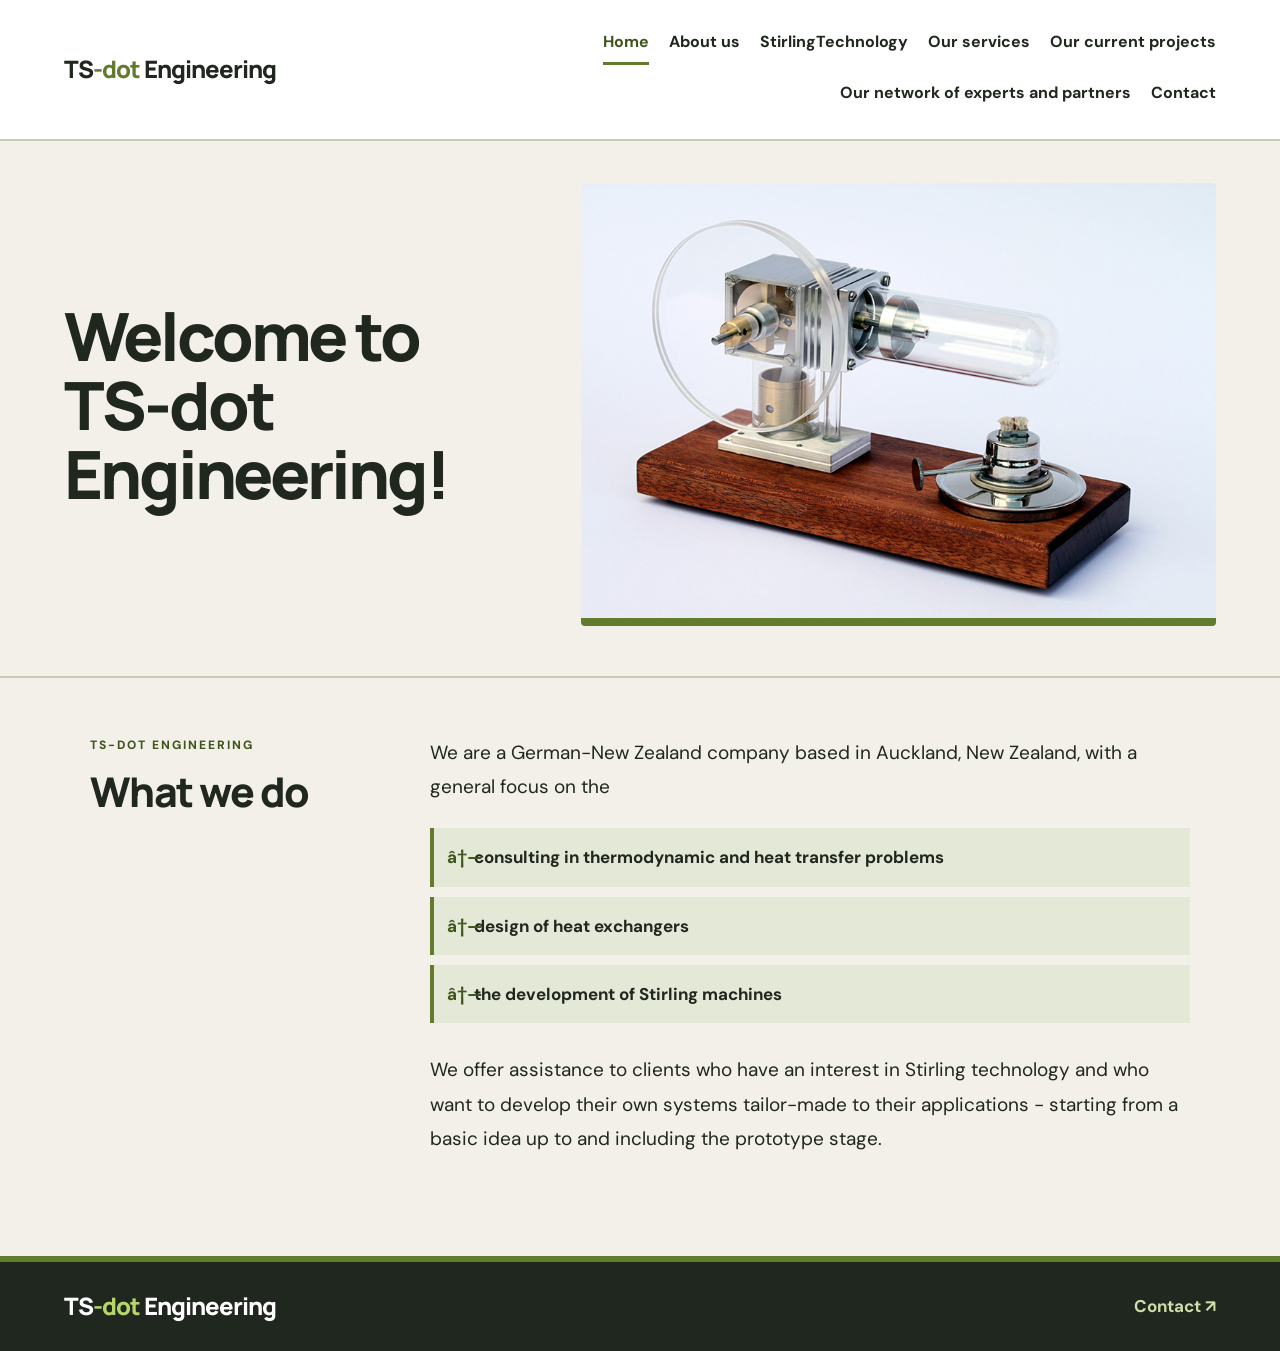
<file: index.html>
<!DOCTYPE html>
<html lang="en">
<head>
  <meta charset="UTF-8">
  <meta name="viewport" content="width=device-width, initial-scale=1.0">
  <title>TS-dot Engineering</title>
  <link rel="stylesheet" href="style.css">
  <script src="script.js" defer></script>
</head>
<body>

  <header class="site-header">
    <a class="logo" href="index.html">TS<span>-dot</span> Engineering</a>

    <button class="menu-toggle" aria-label="Open navigation" aria-expanded="false">
      <span></span><span></span>
    </button>

    <nav class="navigation">
      <a class="active" href="index.html">Home</a>
      <a href="about_us.html">About us</a>
      <a href="stirling_technology.html">StirlingTechnology</a>
      <a href="our_services.html">Our services</a>
      <a href="current_projects.html">Our current projects</a>
      <a href="network.html">Our network of experts and partners</a>
      <a href="contact.html">Contact</a>
    </nav>
  </header>

  <main>
    <section class="hero">
      <div class="hero-copy">
        <h1>Welcome to<br>TS-dot Engineering!</h1>
      </div>

      <div class="hero-image">
        <img
          src="images/screws.jpg"
          alt="Industrial screws and bolts">
      </div>
    </section>

    
    <section class="section intro">
    <div class="section-label">
        <span class="intro-kicker">TS-DOT ENGINEERING</span>
        <h2>What we do</h2>
    </div>

    <div class="intro-content">

        <p>
          We are a German-New Zealand company based in Auckland, New Zealand,
          with a general focus on the
        </p>

        <ul class="focus-list">
          <li>consulting in thermodynamic and heat transfer problems</li>
          <li>design of heat exchangers</li>
          <li>the development of Stirling machines</li>
        </ul>

        <p>
          We offer assistance to clients who have an interest in Stirling
          technology and who want to develop their own systems tailor-made
          to their applications - starting from a basic idea up to and
          including the prototype stage.
        </p>
      </div>
    </section>
  </main>

  <footer class="site-footer">
    <a class="logo" href="index.html">TS<span>-dot</span> Engineering</a>
    <a href="contact.html">Contact ↗</a>
  </footer>

</body>
</html>
</file>
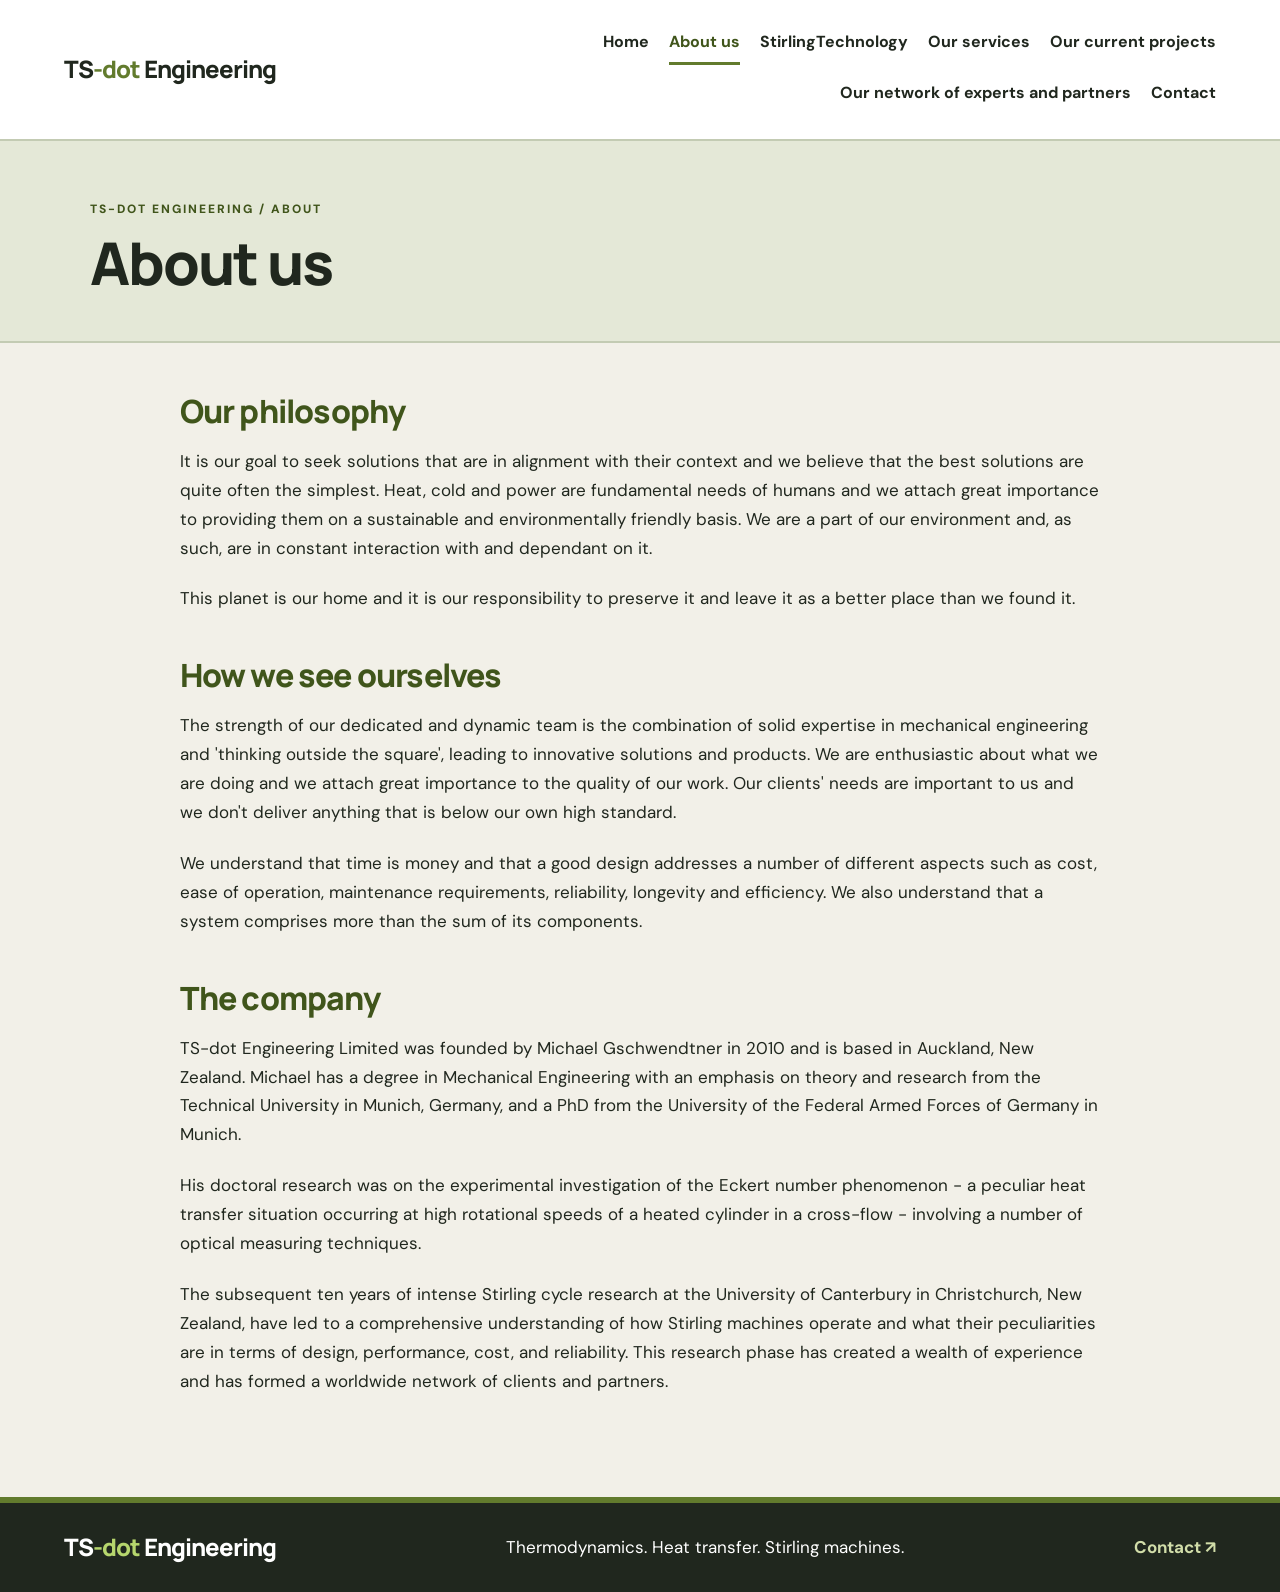
<file: about_us.html>
<!DOCTYPE html>
<html lang="en">
<head>
  <meta charset="UTF-8">
  <meta name="viewport" content="width=device-width, initial-scale=1.0">
  <title>About us | TS-dot Engineering</title>
  <link rel="stylesheet" href="style.css">
  <script src="script.js" defer></script>
</head>
<body>

  <header class="site-header">
    <a class="logo" href="index.html">TS<span>-dot</span> Engineering</a>

    <button class="menu-toggle" aria-label="Open navigation" aria-expanded="false">
      <span></span><span></span>
    </button>

    <nav class="navigation">
      <a href="index.html">Home</a>
      <a class="active" href="about_us.html">About us</a>
      <a href="stirling_technology.html">StirlingTechnology</a>
      <a href="our_services.html">Our services</a>
      <a href="current_projects.html">Our current projects</a>
      <a href="network.html">Our network of experts and partners</a>
      <a href="contact.html">Contact</a>
    </nav>
  </header>

  <main>
    <section class="page-hero">
      <p class="eyebrow">TS-DOT ENGINEERING / ABOUT</p>
      <h1>About us</h1>
    </section>

    <section class="page-content">
      <h2>Our philosophy</h2>

      <p>It is our goal to seek solutions that are in alignment with their context and we believe that the best solutions are quite often the simplest. Heat, cold and power are fundamental needs of humans and we attach great importance to providing them on a sustainable and environmentally friendly basis. We are a part of our environment and, as such, are in constant interaction with and dependant on it.</p>

      <p>This planet is our home and it is our responsibility to preserve it and leave it as a better place than we found it.</p>

      <h2>How we see ourselves</h2>

      <p>The strength of our dedicated and dynamic team is the combination of solid expertise in mechanical engineering and 'thinking outside the square', leading to innovative solutions and products. We are enthusiastic about what we are doing and we attach great importance to the quality of our work. Our clients' needs are important to us and we don't deliver anything that is below our own high standard.</p>

      <p>We understand that time is money and that a good design addresses a number of different aspects such as cost, ease of operation, maintenance requirements, reliability, longevity and efficiency. We also understand that a system comprises more than the sum of its components.</p>

      <h2>The company</h2>

      <p>TS-dot Engineering Limited was founded by Michael Gschwendtner in 2010 and is based in Auckland, New Zealand. Michael has a degree in Mechanical Engineering with an emphasis on theory and research from the Technical University in Munich, Germany, and a PhD from the University of the Federal Armed Forces of Germany in Munich.</p>

      <p>His doctoral research was on the experimental investigation of the Eckert number phenomenon - a peculiar heat transfer situation occurring at high rotational speeds of a heated cylinder in a cross-flow - involving a number of optical measuring techniques.</p>

      <p>The subsequent ten years of intense Stirling cycle research at the University of Canterbury in Christchurch, New Zealand, have led to a comprehensive understanding of how Stirling machines operate and what their peculiarities are in terms of design, performance, cost, and reliability. This research phase has created a wealth of experience and has formed a worldwide network of clients and partners.</p>
    </section>
  </main>

  <footer class="site-footer">
    <a class="logo" href="index.html">TS<span>-dot</span> Engineering</a>
    <p>Thermodynamics. Heat transfer. Stirling machines.</p>
    <a href="contact.html">Contact ↗</a>
  </footer>

</body>
</html>
</file>
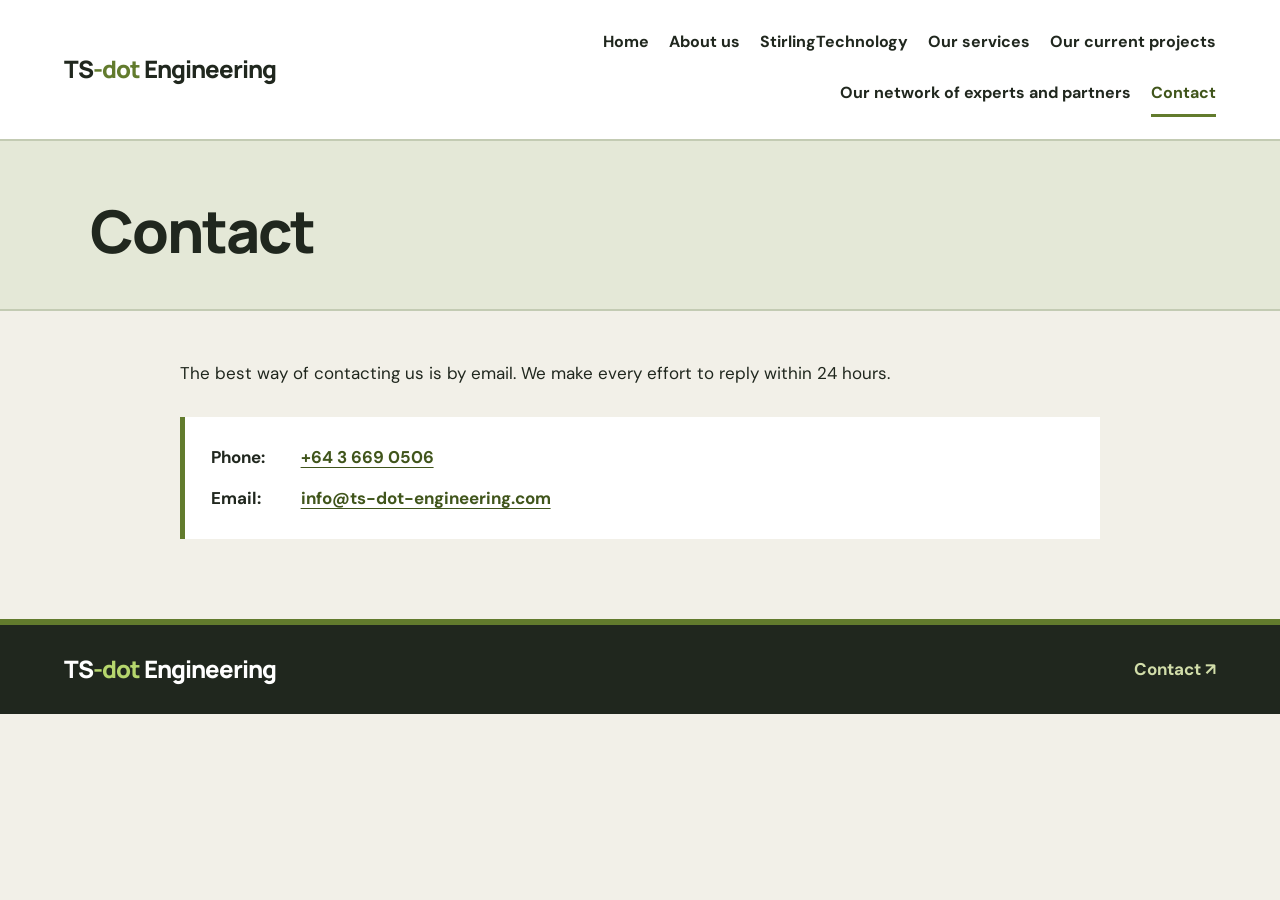
<file: contact.html>
<!DOCTYPE html>
<html lang="en">
<head>
  <meta charset="UTF-8">
  <meta name="viewport" content="width=device-width, initial-scale=1.0">
  <title>Contact | TS-dot Engineering</title>
  <link rel="stylesheet" href="style.css">
  <script src="script.js" defer></script>
</head>
<body>

  <header class="site-header">
    <a class="logo" href="index.html">TS<span>-dot</span> Engineering</a>

    <button class="menu-toggle" aria-label="Open navigation" aria-expanded="false">
      <span></span><span></span>
    </button>

    <nav class="navigation">
      <a href="index.html">Home</a>
      <a href="about_us.html">About us</a>
      <a href="stirling_technology.html">StirlingTechnology</a>
      <a href="our_services.html">Our services</a>
      <a href="current_projects.html">Our current projects</a>
      <a href="network.html">Our network of experts and partners</a>
      <a class="active" href="contact.html">Contact</a>
    </nav>
  </header>

  <main>
    <section class="page-hero">
      <h1>Contact</h1>
    </section>

    <section class="page-content">
      <p>The best way of contacting us is by email. We make every effort to reply within 24 hours.</p>

      <div class="contact-details">
        <p>
          <strong>Phone:</strong>
          <a href="tel:+6436690506">+64 3 669 0506</a>
        </p>

        <p>
          <strong>Email:</strong>
          <a href="mailto:info@ts-dot-engineering.com">info@ts-dot-engineering.com</a>
        </p>
      </div>
    </section>
  </main>

  <footer class="site-footer">
    <a class="logo" href="index.html">TS<span>-dot</span> Engineering</a>
    <a href="contact.html">Contact ↗</a>
  </footer>

</body>
</html>
</file>
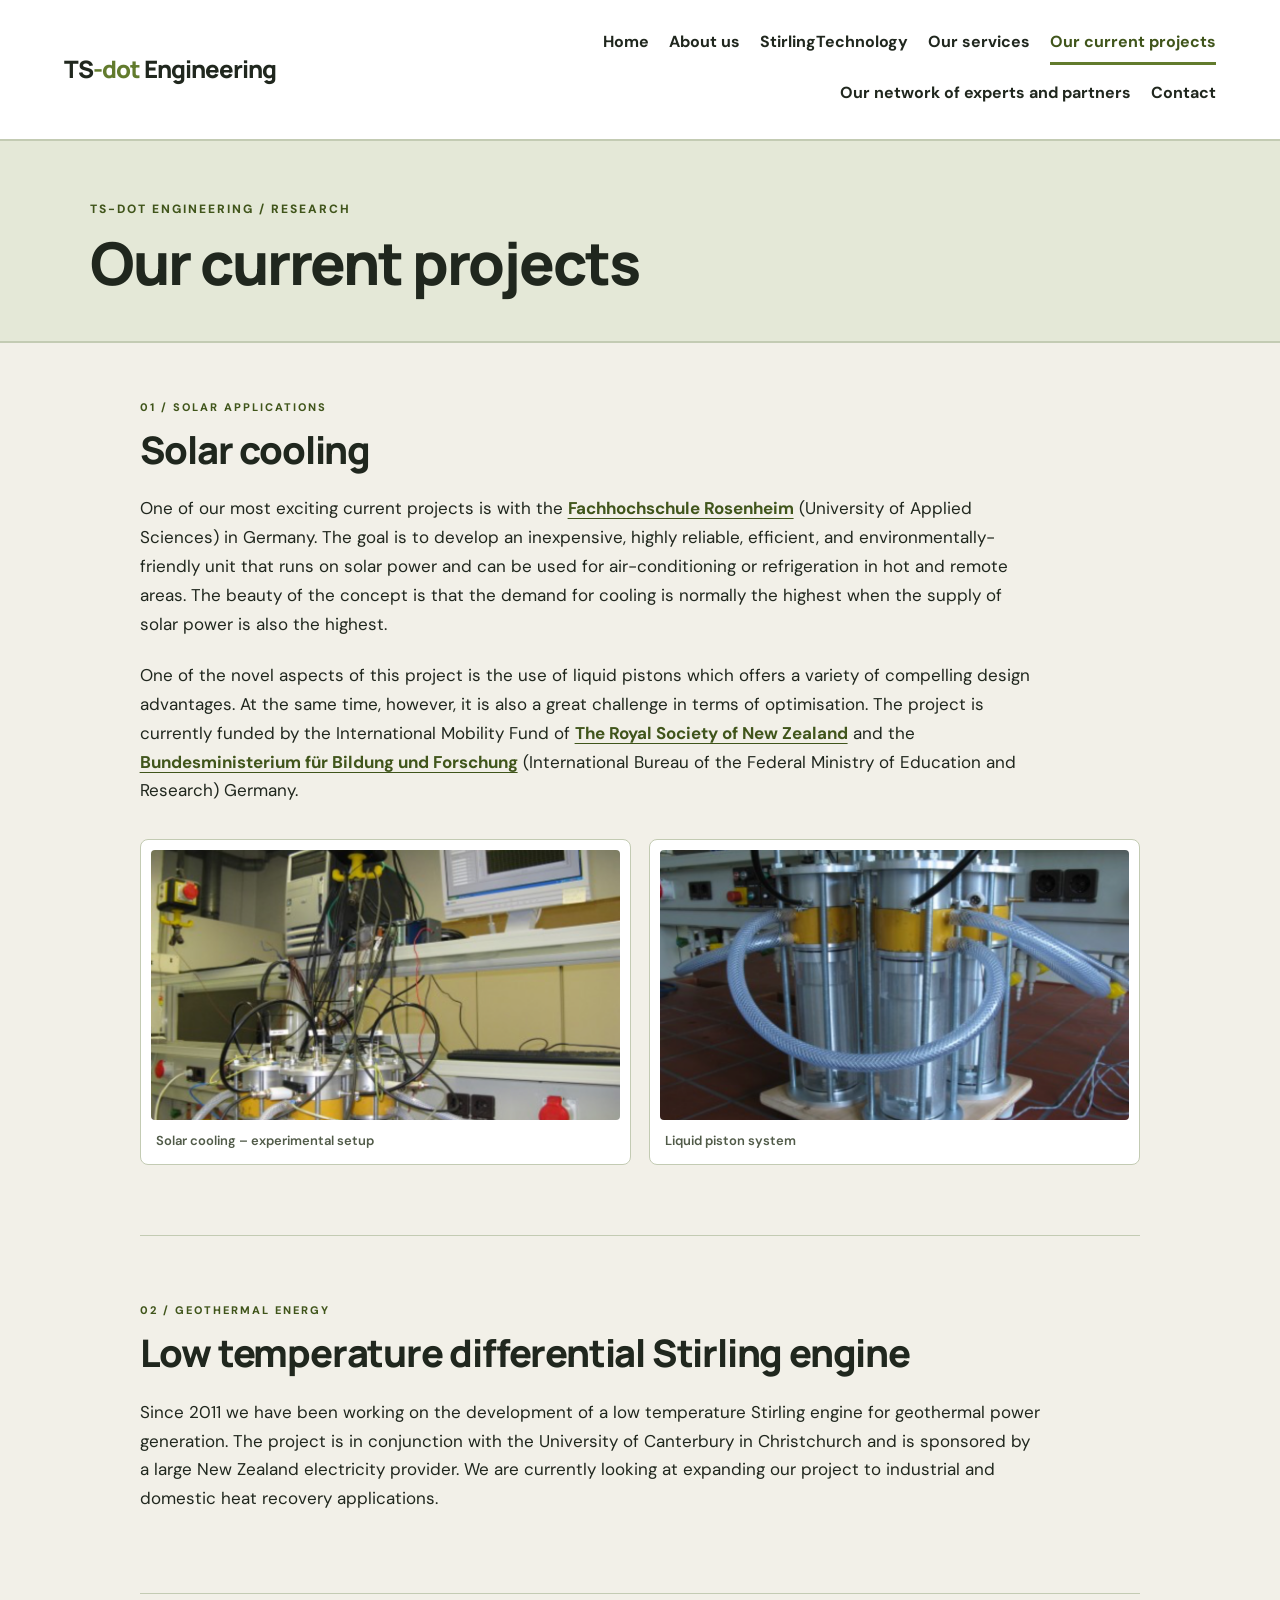
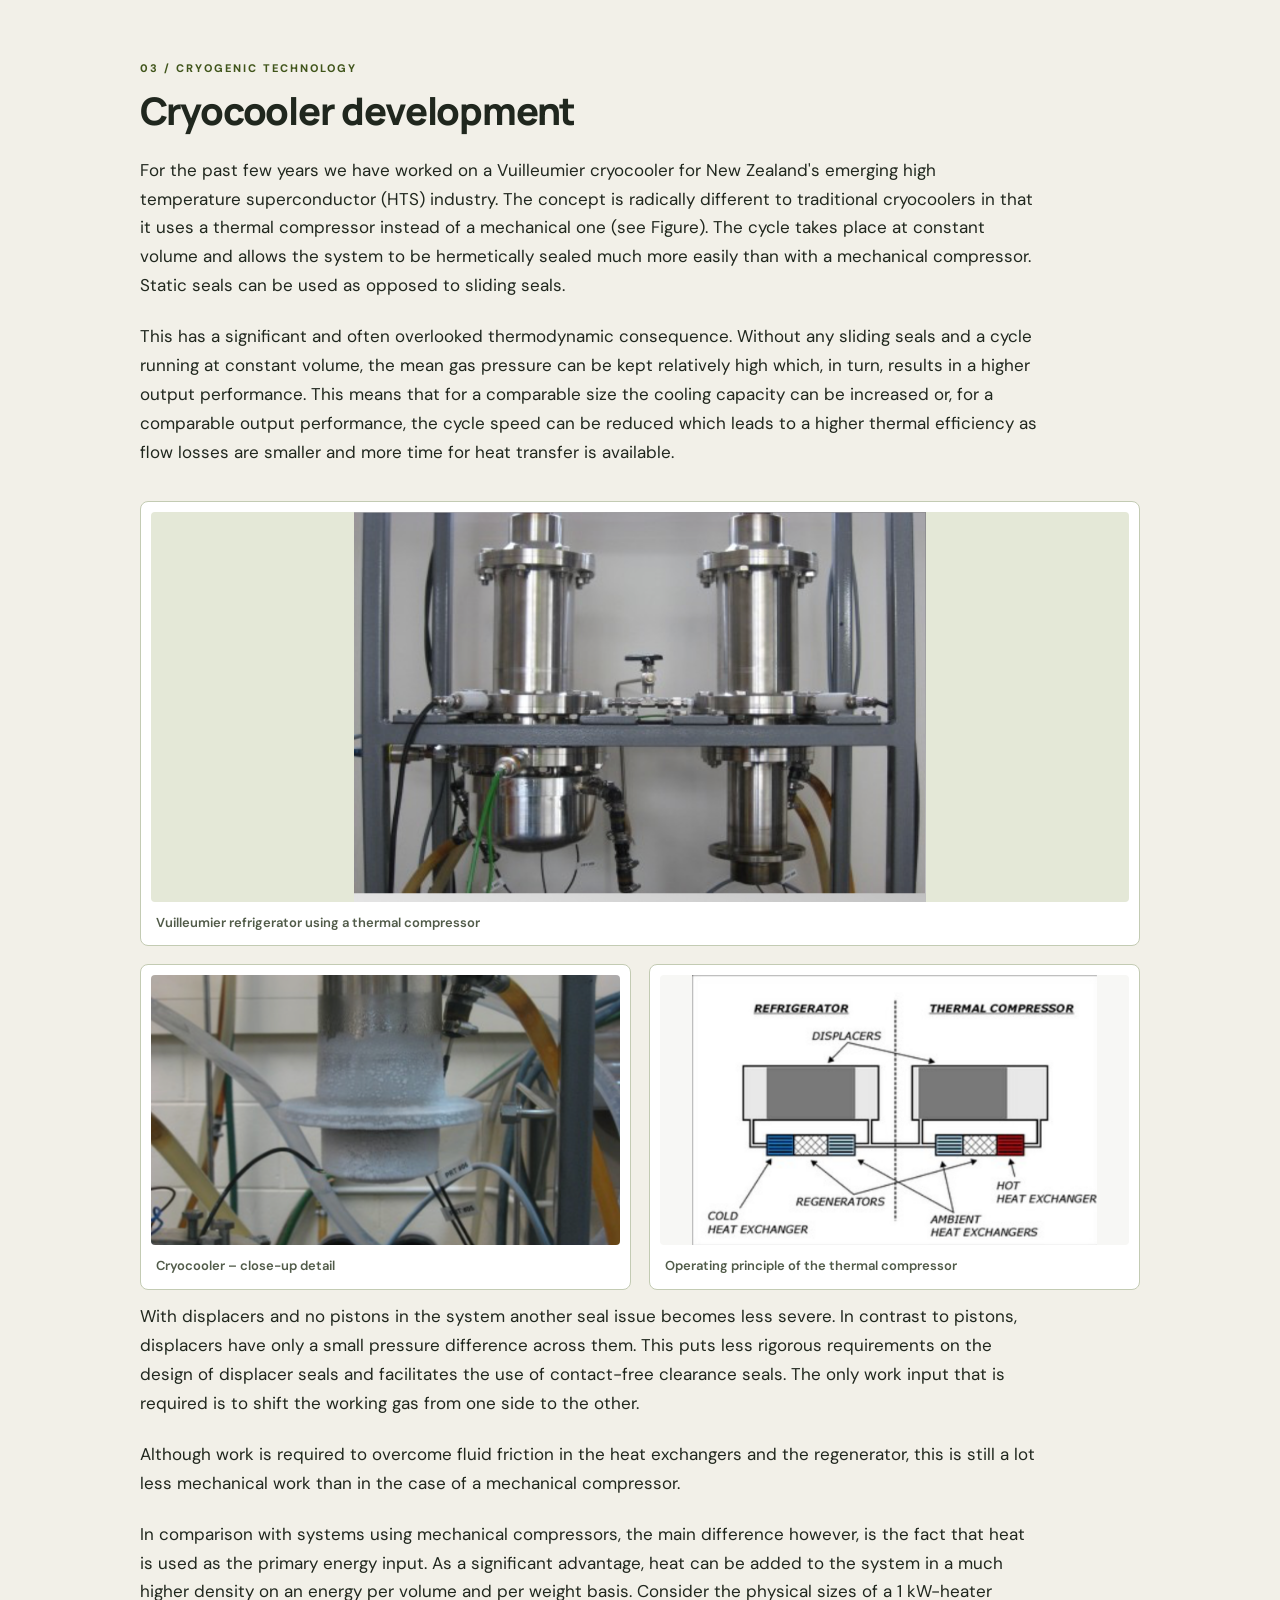
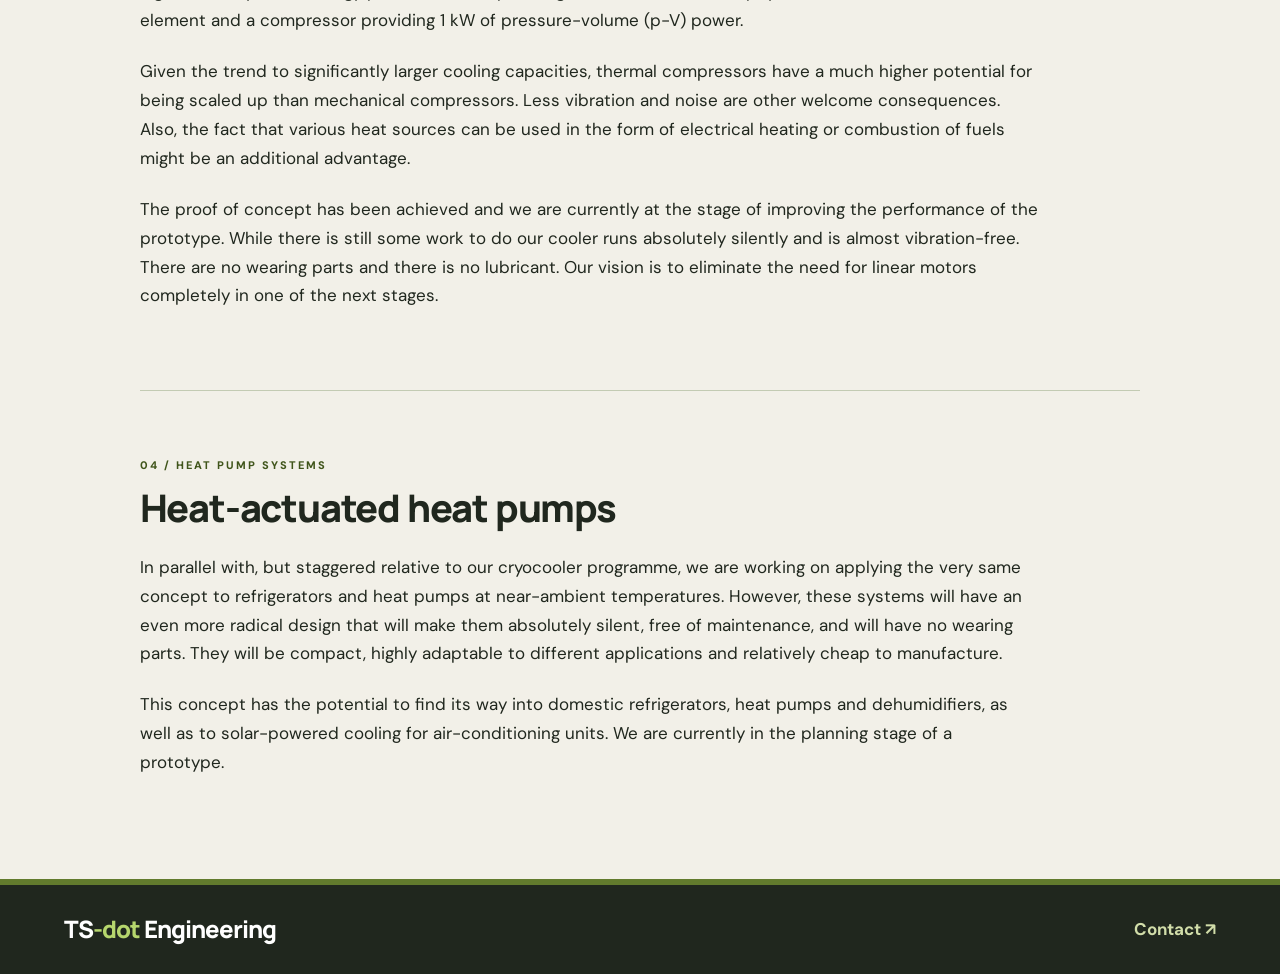
<file: current_projects.html>
<!DOCTYPE html>
<html lang="en">
<head>
  <meta charset="UTF-8">
  <meta name="viewport" content="width=device-width, initial-scale=1.0">
  <title>Our current projects | TS-dot Engineering</title>
  <link rel="stylesheet" href="style.css">
  <script src="script.js" defer></script>
</head>
<body>

  <header class="site-header">
    <a class="logo" href="index.html">TS<span>-dot</span> Engineering</a>

    <button class="menu-toggle" aria-label="Open navigation" aria-expanded="false">
      <span></span><span></span>
    </button>

    <nav class="navigation">
      <a href="index.html">Home</a>
      <a href="about_us.html">About us</a>
      <a href="stirling_technology.html">StirlingTechnology</a>
      <a href="our_services.html">Our services</a>
      <a class="active" href="current_projects.html">Our current projects</a>
      <a href="network.html">Our network of experts and partners</a>
      <a href="contact.html">Contact</a>
    </nav>
  </header>

  <main>
    <section class="page-hero">
      <p class="eyebrow">TS-DOT ENGINEERING / RESEARCH</p>
      <h1>Our current projects</h1>
    </section>

    <section class="page-content projects-content">

      <section class="project-section">
        <div class="project-heading">
          <span class="project-number">01 / SOLAR APPLICATIONS</span>
          <h2>Solar cooling</h2>
        </div>

        <p>One of our most exciting current projects is with the <a href="https://www.th-rosenheim.de/" target="_blank" rel="noopener noreferrer">Fachhochschule Rosenheim</a> (University of Applied Sciences) in Germany. The goal is to develop an inexpensive, highly reliable, efficient, and environmentally-friendly unit that runs on solar power and can be used for air-conditioning or refrigeration in hot and remote areas. The beauty of the concept is that the demand for cooling is normally the highest when the supply of solar power is also the highest.</p>

        <p>One of the novel aspects of this project is the use of liquid pistons which offers a variety of compelling design advantages. At the same time, however, it is also a great challenge in terms of optimisation. The project is currently funded by the International Mobility Fund of <a href="https://www.royalsociety.org.nz/" target="_blank" rel="noopener noreferrer">The Royal Society of New Zealand</a> and the <a href="https://www.bmbf.de/" target="_blank" rel="noopener noreferrer">Bundesministerium für Bildung und Forschung</a> (International Bureau of the Federal Ministry of Education and Research) Germany.</p>

        <div class="project-gallery solar-gallery">
          <figure class="project-image">
            <img src="images/solar-cooling-overview.jpg" alt="Solar cooling experimental setup in a laboratory">
            <figcaption>Solar cooling – experimental setup</figcaption>
          </figure>
          <figure class="project-image">
            <img src="images/solar-cooling-unit.jpg" alt="Close-up of the solar cooling liquid piston apparatus">
            <figcaption>Liquid piston system</figcaption>
          </figure>
        </div>
      </section>

      <section class="project-section">
        <div class="project-heading">
          <span class="project-number">02 / GEOTHERMAL ENERGY</span>
          <h2>Low temperature differential Stirling engine</h2>
        </div>

        <p>Since 2011 we have been working on the development of a low temperature Stirling engine for geothermal power generation. The project is in conjunction with the University of Canterbury in Christchurch and is sponsored by a large New Zealand electricity provider. We are currently looking at expanding our project to industrial and domestic heat recovery applications.</p>
      </section>

      <section class="project-section">
        <div class="project-heading">
          <span class="project-number">03 / CRYOGENIC TECHNOLOGY</span>
          <h2>Cryocooler development</h2>
        </div>

        <p>For the past few years we have worked on a Vuilleumier cryocooler for New Zealand's emerging high temperature superconductor (HTS) industry. The concept is radically different to traditional cryocoolers in that it uses a thermal compressor instead of a mechanical one (see Figure). The cycle takes place at constant volume and allows the system to be hermetically sealed much more easily than with a mechanical compressor. Static seals can be used as opposed to sliding seals.</p>

        <p>This has a significant and often overlooked thermodynamic consequence. Without any sliding seals and a cycle running at constant volume, the mean gas pressure can be kept relatively high which, in turn, results in a higher output performance. This means that for a comparable size the cooling capacity can be increased or, for a comparable output performance, the cycle speed can be reduced which leads to a higher thermal efficiency as flow losses are smaller and more time for heat transfer is available.</p>

        <div class="project-gallery cryocooler-gallery">
          <figure class="project-image project-image-feature">
            <img src="images/vuilleumier-refrigerator.jpg" alt="Vuilleumier refrigerator using a thermal compressor">
            <figcaption>Vuilleumier refrigerator using a thermal compressor</figcaption>
          </figure>
          <figure class="project-image">
            <img src="images/cryocooler-detail.jpg" alt="Close-up detail of the cryocooler">
            <figcaption>Cryocooler – close-up detail</figcaption>
          </figure>
          <figure class="project-image project-image-diagram">
            <img src="images/thermal-compressor-diagram.jpg" alt="Schematic diagram of a refrigerator and thermal compressor">
            <figcaption>Operating principle of the thermal compressor</figcaption>
          </figure>
        </div>

        <p>With displacers and no pistons in the system another seal issue becomes less severe. In contrast to pistons, displacers have only a small pressure difference across them. This puts less rigorous requirements on the design of displacer seals and facilitates the use of contact-free clearance seals. The only work input that is required is to shift the working gas from one side to the other.</p>

        <p>Although work is required to overcome fluid friction in the heat exchangers and the regenerator, this is still a lot less mechanical work than in the case of a mechanical compressor.</p>

        <p>In comparison with systems using mechanical compressors, the main difference however, is the fact that heat is used as the primary energy input. As a significant advantage, heat can be added to the system in a much higher density on an energy per volume and per weight basis. Consider the physical sizes of a 1 kW-heater element and a compressor providing 1 kW of pressure-volume (p-V) power.</p>

        <p>Given the trend to significantly larger cooling capacities, thermal compressors have a much higher potential for being scaled up than mechanical compressors. Less vibration and noise are other welcome consequences. Also, the fact that various heat sources can be used in the form of electrical heating or combustion of fuels might be an additional advantage.</p>

        <p>The proof of concept has been achieved and we are currently at the stage of improving the performance of the prototype. While there is still some work to do our cooler runs absolutely silently and is almost vibration-free. There are no wearing parts and there is no lubricant. Our vision is to eliminate the need for linear motors completely in one of the next stages.</p>
      </section>

      <section class="project-section">
        <div class="project-heading">
          <span class="project-number">04 / HEAT PUMP SYSTEMS</span>
          <h2>Heat-actuated heat pumps</h2>
        </div>

        <p>In parallel with, but staggered relative to our cryocooler programme, we are working on applying the very same concept to refrigerators and heat pumps at near-ambient temperatures. However, these systems will have an even more radical design that will make them absolutely silent, free of maintenance, and will have no wearing parts. They will be compact, highly adaptable to different applications and relatively cheap to manufacture.</p>

        <p>This concept has the potential to find its way into domestic refrigerators, heat pumps and dehumidifiers, as well as to solar-powered cooling for air-conditioning units. We are currently in the planning stage of a prototype.</p>
      </section>

    </section>
  </main>

  <footer class="site-footer">
    <a class="logo" href="index.html">TS<span>-dot</span> Engineering</a>
    <a href="contact.html">Contact ↗</a>
  </footer>

</body>
</html>
</file>
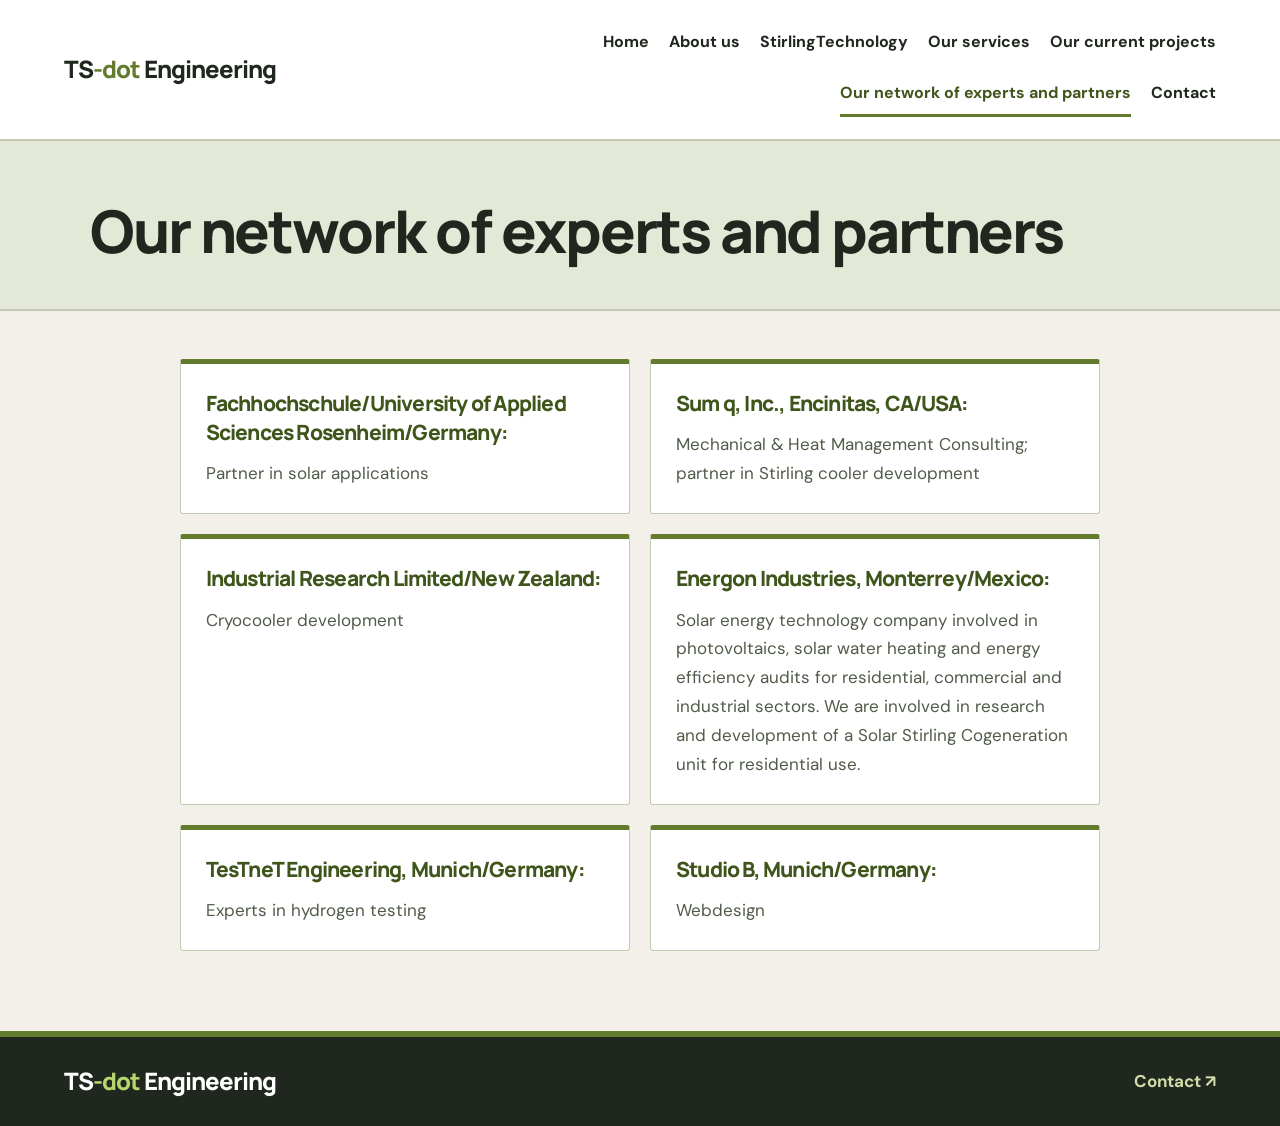
<file: network.html>
<!DOCTYPE html>
<html lang="en">
<head>
  <meta charset="UTF-8">
  <meta name="viewport" content="width=device-width, initial-scale=1.0">
  <title>Our network of experts and partners | TS-dot Engineering</title>
  <link rel="stylesheet" href="style.css">
  <script src="script.js" defer></script>
</head>
<body>

  <header class="site-header">
    <a class="logo" href="index.html">TS<span>-dot</span> Engineering</a>

    <button class="menu-toggle" aria-label="Open navigation" aria-expanded="false">
      <span></span><span></span>
    </button>

    <nav class="navigation">
      <a href="index.html">Home</a>
      <a href="about_us.html">About us</a>
      <a href="stirling_technology.html">StirlingTechnology</a>
      <a href="our_services.html">Our services</a>
      <a href="current_projects.html">Our current projects</a>
      <a class="active" href="network.html">Our network of experts and partners</a>
      <a href="contact.html">Contact</a>
    </nav>
  </header>

  <main>
    <section class="page-hero">
      <h1>Our network of experts and partners</h1>
    </section>

    <section class="page-content">
      <div class="partner-list">

        <article class="partner-item">
          <h2>Fachhochschule/University of Applied Sciences Rosenheim/Germany:</h2>
          <p>Partner in solar applications</p>
        </article>

        <article class="partner-item">
          <h2>Sum q, Inc., Encinitas, CA/USA:</h2>
          <p>Mechanical &amp; Heat Management Consulting; partner in Stirling cooler development</p>
        </article>

        <article class="partner-item">
          <h2>Industrial Research Limited/New Zealand:</h2>
          <p>Cryocooler development</p>
        </article>

        <article class="partner-item">
          <h2>Energon Industries, Monterrey/Mexico:</h2>
          <p>Solar energy technology company involved in photovoltaics, solar water heating and energy efficiency audits for residential, commercial and industrial sectors. We are involved in research and development of a Solar Stirling Cogeneration unit for residential use.</p>
        </article>

        <article class="partner-item">
          <h2>TesTneT Engineering, Munich/Germany:</h2>
          <p>Experts in hydrogen testing</p>
        </article>

        <article class="partner-item">
          <h2>Studio B, Munich/Germany:</h2>
          <p>Webdesign</p>
        </article>

      </div>
    </section>
  </main>

  <footer class="site-footer">
    <a class="logo" href="index.html">TS<span>-dot</span> Engineering</a>
    <a href="contact.html">Contact ↗</a>
  </footer>

</body>
</html>
</file>
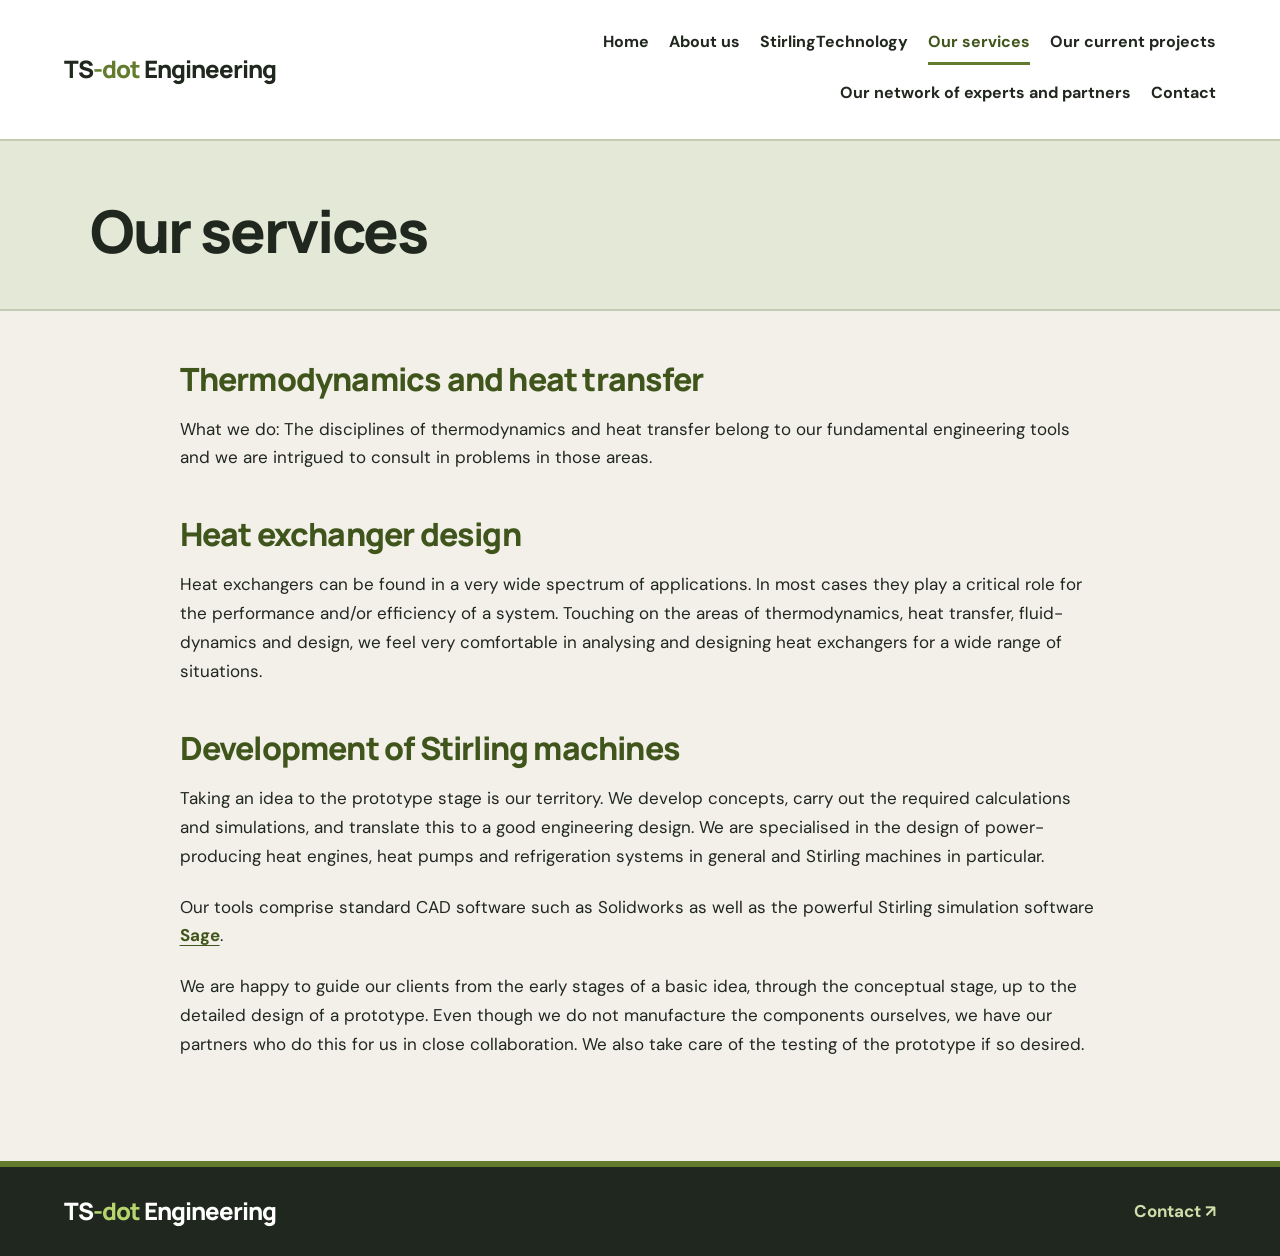
<file: our_services.html>
<!DOCTYPE html>
<html lang="en">
<head>
  <meta charset="UTF-8">
  <meta name="viewport" content="width=device-width, initial-scale=1.0">
  <title>Our services | TS-dot Engineering</title>
  <link rel="stylesheet" href="style.css">
  <script src="script.js" defer></script>
</head>
<body>

  <header class="site-header">
    <a class="logo" href="index.html">TS<span>-dot</span> Engineering</a>

    <button class="menu-toggle" aria-label="Open navigation" aria-expanded="false">
      <span></span><span></span>
    </button>

    <nav class="navigation">
      <a href="index.html">Home</a>
      <a href="about_us.html">About us</a>
      <a href="stirling_technology.html">StirlingTechnology</a>
      <a class="active" href="our_services.html">Our services</a>
      <a href="current_projects.html">Our current projects</a>
      <a href="network.html">Our network of experts and partners</a>
      <a href="contact.html">Contact</a>
    </nav>
  </header>

  <main>
    <section class="page-hero">
      <h1>Our services</h1>
    </section>

    <section class="page-content">

      <h2>Thermodynamics and heat transfer</h2>

      <p>What we do: The disciplines of thermodynamics and heat transfer belong to our fundamental engineering tools and we are intrigued to consult in problems in those areas.</p>

      <h2>Heat exchanger design</h2>

      <p>Heat exchangers can be found in a very wide spectrum of applications. In most cases they play a critical role for the performance and/or efficiency of a system. Touching on the areas of thermodynamics, heat transfer, fluid-dynamics and design, we feel very comfortable in analysing and designing heat exchangers for a wide range of situations.</p>

      <h2>Development of Stirling machines</h2>

      <p>Taking an idea to the prototype stage is our territory. We develop concepts, carry out the required calculations and simulations, and translate this to a good engineering design. We are specialised in the design of power-producing heat engines, heat pumps and refrigeration systems in general and Stirling machines in particular.</p>

      <p>Our tools comprise standard CAD software such as Solidworks as well as the powerful Stirling simulation software <a href="https://www.sageofathens.com/" target="_blank" rel="noopener noreferrer">Sage</a>.</p>

      <p>We are happy to guide our clients from the early stages of a basic idea, through the conceptual stage, up to the detailed design of a prototype. Even though we do not manufacture the components ourselves, we have our partners who do this for us in close collaboration. We also take care of the testing of the prototype if so desired.</p>

    </section>
  </main>

  <footer class="site-footer">
    <a class="logo" href="index.html">TS<span>-dot</span> Engineering</a>
    <a href="contact.html">Contact ↗</a>
  </footer>

</body>
</html>
</file>
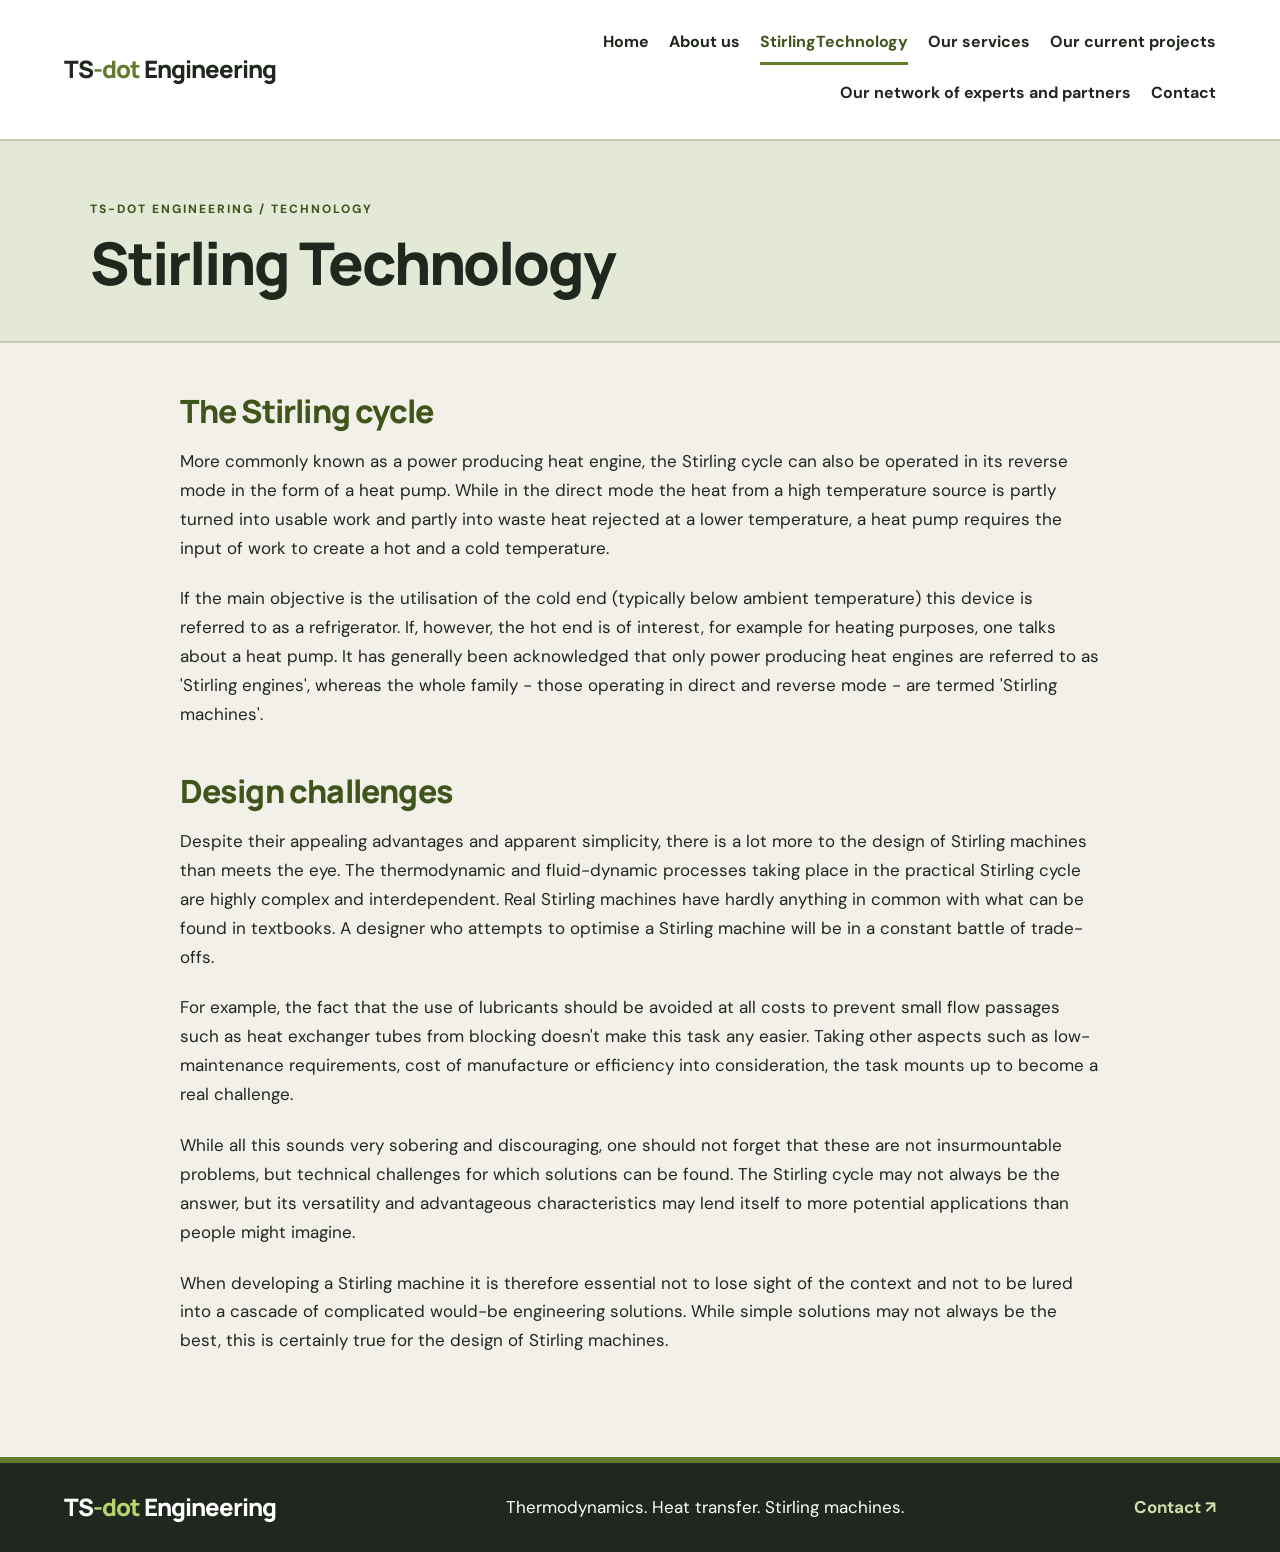
<file: stirling_technology.html>
<!DOCTYPE html>
<html lang="en">
<head>
  <meta charset="UTF-8">
  <meta name="viewport" content="width=device-width, initial-scale=1.0">
  <title>Stirling Technology | TS-dot Engineering</title>
  <link rel="stylesheet" href="style.css">
  <script src="script.js" defer></script>
</head>
<body>

  <header class="site-header">
    <a class="logo" href="index.html">TS<span>-dot</span> Engineering</a>

    <button class="menu-toggle" aria-label="Open navigation" aria-expanded="false">
      <span></span><span></span>
    </button>

    <nav class="navigation">
      <a href="index.html">Home</a>
      <a href="about_us.html">About us</a>
      <a class="active" href="stirling_technology.html">StirlingTechnology</a>
      <a href="our_services.html">Our services</a>
      <a href="current_projects.html">Our current projects</a>
      <a href="network.html">Our network of experts and partners</a>
      <a href="contact.html">Contact</a>
    </nav>
  </header>

  <main>
    <section class="page-hero">
      <p class="eyebrow">TS-DOT ENGINEERING / TECHNOLOGY</p>
      <h1>Stirling Technology</h1>
    </section>

    <section class="page-content">
      <h2>The Stirling cycle</h2>

      <p>More commonly known as a power producing heat engine, the Stirling cycle can also be operated in its reverse mode in the form of a heat pump. While in the direct mode the heat from a high temperature source is partly turned into usable work and partly into waste heat rejected at a lower temperature, a heat pump requires the input of work to create a hot and a cold temperature.</p>

      <p>If the main objective is the utilisation of the cold end (typically below ambient temperature) this device is referred to as a refrigerator. If, however, the hot end is of interest, for example for heating purposes, one talks about a heat pump. It has generally been acknowledged that only power producing heat engines are referred to as 'Stirling engines', whereas the whole family - those operating in direct and reverse mode - are termed 'Stirling machines'.</p>

      <h2>Design challenges</h2>

      <p>Despite their appealing advantages and apparent simplicity, there is a lot more to the design of Stirling machines than meets the eye. The thermodynamic and fluid-dynamic processes taking place in the practical Stirling cycle are highly complex and interdependent. Real Stirling machines have hardly anything in common with what can be found in textbooks. A designer who attempts to optimise a Stirling machine will be in a constant battle of trade-offs.</p>

      <p>For example, the fact that the use of lubricants should be avoided at all costs to prevent small flow passages such as heat exchanger tubes from blocking doesn't make this task any easier. Taking other aspects such as low-maintenance requirements, cost of manufacture or efficiency into consideration, the task mounts up to become a real challenge.</p>

      <p>While all this sounds very sobering and discouraging, one should not forget that these are not insurmountable problems, but technical challenges for which solutions can be found. The Stirling cycle may not always be the answer, but its versatility and advantageous characteristics may lend itself to more potential applications than people might imagine.</p>

      <p>When developing a Stirling machine it is therefore essential not to lose sight of the context and not to be lured into a cascade of complicated would-be engineering solutions. While simple solutions may not always be the best, this is certainly true for the design of Stirling machines.</p>
    </section>
  </main>

  <footer class="site-footer">
    <a class="logo" href="index.html">TS<span>-dot</span> Engineering</a>
    <p>Thermodynamics. Heat transfer. Stirling machines.</p>
    <a href="contact.html">Contact ↗</a>
  </footer>

</body>
</html>
</file>
<file: style.css>
/* ========================================
   TS-DOT ENGINEERING
   Strong colours Â· Clear typography
======================================== */

@import url('https://fonts.googleapis.com/css2?family=DM+Sans:wght@400;500;600;700&family=Manrope:wght@400;500;600;700;800&display=swap');

:root {
  --background: #f2f0e8;
  --surface: #ffffff;
  --surface-soft: #e4e8d7;

  --text: #20271e;
  --text-muted: #515b49;

  --accent: #627b2d;
  --accent-dark: #40551b;
  --accent-light: #d1dda9;

  --border: #c3cbb3;
  --dark: #20271e;

  --font-body: 'DM Sans', Arial, sans-serif;
  --font-heading: 'Manrope', Arial, sans-serif;

  --page-width: 1440px;
}

/* RESET */

* {
  box-sizing: border-box;
  margin: 0;
  padding: 0;
}

html {
  scroll-behavior: smooth;
}

body {
  background: var(--background);
  color: var(--text);
  font-family: var(--font-body);
  font-size: 17px;
  line-height: 1.7;
  -webkit-font-smoothing: antialiased;
}

img {
  display: block;
  max-width: 100%;
}

a {
  color: var(--accent-dark);
  text-decoration: none;
  transition: color 0.2s ease;
}

a:hover {
  color: var(--accent);
}

button {
  font: inherit;
}

/* HEADER & NAVIGATION */

.site-header {
  width: 100%;
  min-height: 100px;
  padding: 22px 5%;
  display: flex;
  align-items: center;
  justify-content: space-between;
  gap: 32px;
  background: var(--surface);
  border-bottom: 2px solid var(--border);
  position: relative;
  z-index: 10;
}

.logo {
  flex-shrink: 0;
  color: var(--text);
  font-family: var(--font-heading);
  font-size: 24px;
  font-weight: 800;
  letter-spacing: -1px;
  line-height: 1.2;
}

.logo span {
  color: var(--accent);
}

.navigation {
  display: flex;
  align-items: center;
  justify-content: flex-end;
  flex-wrap: wrap;
  gap: 8px 20px;
}

.navigation a {
  color: var(--text);
  font-size: 16px;
  font-weight: 700;
  line-height: 1.4;
  padding: 9px 0;
  border-bottom: 3px solid transparent;
}

.navigation a:hover {
  color: var(--accent);
  border-bottom-color: var(--accent-light);
}

.navigation a.active {
  color: var(--accent-dark);
  border-bottom-color: var(--accent);
}

.menu-toggle {
  display: none;
  background: var(--accent);
  color: white;
  border: 0;
  border-radius: 6px;
  width: 46px;
  height: 42px;
  cursor: pointer;
  align-items: center;
  justify-content: center;
  flex-direction: column;
  gap: 6px;
}

.menu-toggle span {
  display: block;
  width: 21px;
  height: 2px;
  background: white;
}

/* HOME HERO */

.hero {
  max-width: var(--page-width);
  margin: 0 auto;
  padding: 42px 5% 50px;
  display: grid;
  grid-template-columns: 0.85fr 1.15fr;
  align-items: center;
  gap: 48px;
}

.hero-copy {
  position: relative;
  z-index: 1;
  min-width: 0;
}

.hero h1 {
  max-width: 650px;
  font-family: var(--font-heading);
  font-size: clamp(44px, 5.2vw, 76px);
  font-weight: 800;
  line-height: 1.04;
  letter-spacing: -3px;
  overflow-wrap: break-word;
}

.hero-image {
  min-width: 0;
  overflow: hidden;
  border-radius: 4px;
  background: var(--surface-soft);
  border-bottom: 8px solid var(--accent);
}

.hero-image img {
  width: 100%;
  height: clamp(300px, 34vw, 480px);
  object-fit: cover;
}

/* HOMEPAGE INTRODUCTION
   More room for text and a balanced layout
======================================== */

.intro {
  width: 100%;
  max-width: none;
  margin: 0 auto;
  padding: 48px max(7%, calc((100% - 1290px) / 2)) 75px;
  display: grid;
  grid-template-columns: minmax(190px, 0.55fr) minmax(0, 1.45fr);
  align-items: start;
  column-gap: 42px;
  row-gap: 24px;
  border-top: 2px solid var(--border);
}

.section-label {
  padding-top: 5px;
  color: var(--accent-dark);
  font-size: 13px;
  font-weight: 800;
  letter-spacing: 2px;
  line-height: 1.5;
}

.intro-content {
  width: 100%;
  max-width: 900px;
  min-width: 0;
}

.intro-content p {
  margin: 0 0 22px;
  line-height: 1.75;
  overflow-wrap: normal;
  word-break: normal;
}

.focus-list {
  list-style: none;
  margin: 25px 0 30px;
  padding: 0;
}

.focus-list li {
  position: relative;
  padding: 14px 18px 14px 38px;
  margin-bottom: 10px;
  background: var(--surface-soft);
  border-left: 4px solid var(--accent);
  font-weight: 700;
  line-height: 1.55;
}

.focus-list li::before {
  content: 'â†—';
  position: absolute;
  left: 13px;
  color: var(--accent-dark);
  font-weight: 800;
}

/* INNER PAGE HERO */

.page-hero {
  padding: 58px 7% 45px;
  background: var(--surface-soft);
  border-bottom: 2px solid var(--border);
}

.page-hero h1 {
  max-width: 1100px;
  font-family: var(--font-heading);
  font-size: clamp(38px, 4.6vw, 64px);
  font-weight: 800;
  line-height: 1.1;
  letter-spacing: -2px;
}

/* PAGE CONTENT */

.page-content {
  width: 100%;
  max-width: 1100px;
  margin: 0 auto;
  padding: 48px 7% 80px;
}

.page-content h2 {
  margin: 42px 0 16px;
  font-family: var(--font-heading);
  font-size: clamp(24px, 2.5vw, 32px);
  font-weight: 800;
  line-height: 1.25;
  letter-spacing: -0.8px;
  color: var(--accent-dark);
}

.page-content h2:first-child {
  margin-top: 0;
}

.page-content p {
  margin-bottom: 22px;
  color: var(--text);
}

.page-content ul,
.page-content ol {
  margin: 0 0 24px 24px;
}

.page-content li {
  margin-bottom: 8px;
}

.page-content a:not(.logo) {
  color: var(--accent-dark);
  font-weight: 700;
  text-decoration: underline;
  text-decoration-thickness: 1px;
  text-underline-offset: 4px;
}

.page-content a:not(.logo):hover {
  color: var(--accent);
}

/* PARTNERS */

.partner-list {
  display: grid;
  grid-template-columns: repeat(2, minmax(0, 1fr));
  gap: 20px;
}

.partner-item {
  min-width: 0;
  padding: 25px;
  background: var(--surface);
  border: 1px solid var(--border);
  border-top: 5px solid var(--accent);
  border-radius: 3px;
}

.partner-item h2 {
  margin: 0 0 12px;
  font-size: 21px;
  line-height: 1.4;
  overflow-wrap: anywhere;
}

.partner-item p {
  margin-bottom: 0;
  color: var(--text-muted);
}

/* CONTACT */

.contact-details {
  margin-top: 30px;
  padding: 26px;
  background: var(--surface);
  border-left: 5px solid var(--accent);
}

.contact-details p {
  margin-bottom: 12px;
}

.contact-details p:last-child {
  margin-bottom: 0;
}

.contact-details strong {
  display: inline-block;
  min-width: 85px;
  color: var(--text);
}

/* FOOTER */

.site-footer {
  display: flex;
  align-items: center;
  justify-content: space-between;
  flex-wrap: wrap;
  gap: 24px;
  padding: 30px 5%;
  background: var(--dark);
  color: #ffffff;
  border-top: 6px solid var(--accent);
}

.site-footer .logo {
  color: #ffffff;
}

.site-footer .logo span {
  color: #b6d66d;
}

.site-footer a:not(.logo) {
  color: var(--accent-light);
  font-weight: 700;
}

.site-footer a:hover {
  color: #ffffff;
}

/* TABLET */

@media (max-width: 1100px) {
  .site-header {
    padding: 20px 4%;
    gap: 22px;
  }

  .logo {
    font-size: 22px;
  }

  .navigation {
    gap: 7px 14px;
  }

  .navigation a {
    font-size: 15px;
  }

  .hero {
    gap: 30px;
  }

  .hero h1 {
    letter-spacing: -2px;
  }

  .intro {
    grid-template-columns: minmax(150px, 0.45fr) minmax(0, 1.55fr);
    column-gap: 30px;
    padding-left: 5%;
    padding-right: 5%;
  }
}

/* MOBILE NAVIGATION & LAYOUT */

@media (max-width: 760px) {
  body {
    font-size: 16px;
  }

  .site-header {
    min-height: 78px;
    padding: 17px 6%;
    flex-wrap: wrap;
    gap: 15px;
  }

  .logo {
    font-size: 22px;
  }

  .menu-toggle {
    display: flex;
    margin-left: auto;
  }

  .navigation {
    display: none;
    width: 100%;
    align-items: stretch;
    flex-direction: column;
    gap: 0;
    padding-top: 12px;
    border-top: 1px solid var(--border);
  }

  .navigation.open {
    display: flex;
  }

  .navigation a {
    width: 100%;
    padding: 12px 4px;
    font-size: 16px;
    border-bottom: 1px solid var(--border);
  }

  .navigation a.active {
    border-bottom: 2px solid var(--accent);
  }

  .hero {
    grid-template-columns: 1fr;
    gap: 26px;
    padding: 35px 6% 40px;
  }

  .hero h1 {
    font-size: clamp(42px, 10vw, 60px);
    letter-spacing: -2px;
  }

  .hero-image img {
    height: 300px;
  }

  .intro {
    grid-template-columns: 1fr;
    gap: 16px;
    padding: 35px 6% 50px;
  }

  .section-label {
    padding-top: 0;
  }

  .intro-content {
    max-width: none;
  }

  .intro-content p {
    margin-bottom: 18px;
  }

  .focus-list {
    margin: 20px 0 25px;
  }

  .page-hero {
    padding: 40px 6% 32px;
  }

  .page-hero h1 {
    font-size: clamp(36px, 9vw, 50px);
    letter-spacing: -1.5px;
  }

  .page-content {
    padding: 32px 6% 55px;
  }

  .page-content h2 {
    margin-top: 32px;
  }

  .partner-list {
    grid-template-columns: 1fr;
  }

  .partner-item {
    padding: 22px;
  }

  .site-footer {
    align-items: flex-start;
    flex-direction: column;
    padding: 28px 6%;
    gap: 18px;
  }
}

/* REDUCED MOTION */

@media (prefers-reduced-motion: reduce) {
  html {
    scroll-behavior: auto;
  }

  *,
  *::before,
  *::after {
    transition-duration: 0.01ms !important;
  }
}

/* Homepage introduction: clearer hierarchy */

.intro {
  padding-top: 58px;
  padding-bottom: 78px;
  column-gap: 52px;
}

.intro .section-label {
  padding-top: 0;
}

.intro-kicker {
  display: block;
  margin-bottom: 15px;
  color: var(--accent-dark);
  font-size: 12px;
  font-weight: 800;
  letter-spacing: 2px;
}

.intro .section-label h2 {
  margin: 0;
  color: var(--text);
  font-family: var(--font-heading);
  font-size: clamp(32px, 3.2vw, 44px);
  font-weight: 800;
  line-height: 1.12;
  letter-spacing: -1.5px;
}

.intro-content {
  max-width: 900px;
}

.intro-content p {
  font-size: 19px;
  line-height: 1.8;
}

.focus-list {
  margin: 24px 0 30px;
}

.focus-list li {
  padding: 16px 20px 16px 40px;
  font-size: 17px;
  background: var(--surface-soft);
  border-left-width: 4px;
  transition: background 0.2s ease;
}

.focus-list li:hover {
  background: var(--accent-light);
}

@media (max-width: 760px) {
  .intro {
    padding: 38px 6% 52px;
    row-gap: 22px;
  }

  .intro .section-label h2 {
    font-size: 34px;
  }

  .intro-content p {
    font-size: 17px;
    line-height: 1.75;
  }

  .focus-list li {
    font-size: 16px;
    padding: 14px 14px 14px 36px;
  }
}


/* ========================================
   CURRENT PROJECTS â€“ IMAGE GALLERIES
======================================== */

.eyebrow {
  margin-bottom: 12px;
  color: var(--accent-dark);
  font-size: 12px;
  font-weight: 800;
  letter-spacing: 2px;
}

.projects-content {
  max-width: 1180px;
}

.project-section {
  padding: 0 0 58px;
  margin: 0 0 58px;
  border-bottom: 1px solid var(--border);
}

.project-section:last-child {
  margin-bottom: 0;
  padding-bottom: 0;
  border-bottom: 0;
}

.project-heading {
  margin-bottom: 22px;
}

.project-heading h2 {
  margin: 7px 0 0;
  color: var(--text);
  font-size: clamp(28px, 3vw, 38px);
  line-height: 1.2;
  letter-spacing: -1.2px;
}

.project-number {
  display: inline-block;
  color: var(--accent-dark);
  font-size: 11px;
  font-weight: 800;
  letter-spacing: 2px;
}

.project-section > p {
  max-width: 900px;
}

.project-gallery {
  display: grid;
  gap: 18px;
  margin: 34px 0 12px;
  align-items: stretch;
}

.solar-gallery {
  grid-template-columns: repeat(2, minmax(0, 1fr));
}

.cryocooler-gallery {
  grid-template-columns: repeat(2, minmax(0, 1fr));
}

.project-image {
  min-width: 0;
  margin: 0;
  padding: 10px;
  background: var(--surface);
  border: 1px solid var(--border);
  border-radius: 8px;
  overflow: hidden;
}

.project-image img {
  width: 100%;
  height: 270px;
  object-fit: cover;
  border-radius: 4px;
  background: var(--surface-soft);
}

.project-image figcaption {
  padding: 12px 5px 3px;
  color: var(--text-muted);
  font-size: 13px;
  font-weight: 600;
  line-height: 1.45;
}

.project-image-feature {
  grid-column: 1 / -1;
}

.project-image-feature img {
  height: 390px;
  object-fit: contain;
}

.project-image-diagram img {
  object-fit: contain;
  background: #f7f7f5;
}

@media (max-width: 760px) {
  .project-section {
    padding-bottom: 38px;
    margin-bottom: 38px;
  }

  .solar-gallery,
  .cryocooler-gallery {
    grid-template-columns: 1fr;
    gap: 14px;
    margin-top: 25px;
  }

  .project-image-feature {
    grid-column: auto;
  }

  .project-image img,
  .project-image-feature img {
    height: 250px;
  }
}
</file>
